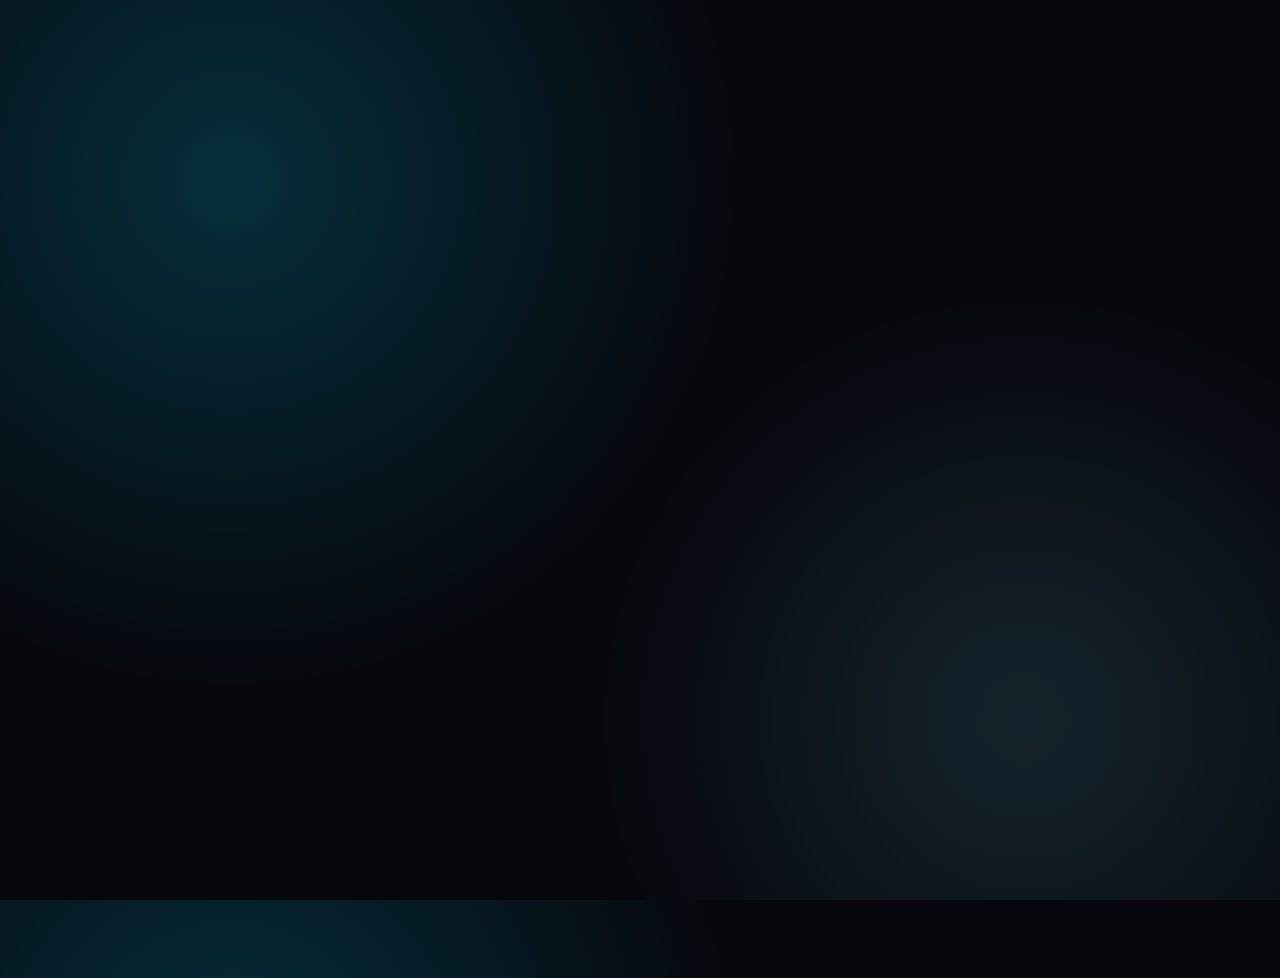
<file: index.html>
<!doctype html>
<html lang="en">
  <head>
    <meta charset="UTF-8" />
    <meta name="viewport" content="width=device-width, initial-scale=1.0, viewport-fit=cover" />
    <title>Selim Yenisey</title>
    <meta
      name="description"
      content="Personal portfolio of Selim Yenisey focused on portfolio management research community leadership content production and early stage investing."
    />
    <link rel="preconnect" href="https://fonts.googleapis.com" />
    <link rel="preconnect" href="https://fonts.gstatic.com" crossorigin />
    <link
      href="https://fonts.googleapis.com/css2?family=Anton&family=IBM+Plex+Sans:wght@400;500;600;700&display=swap"
      rel="stylesheet"
    />
    <link rel="icon" type="image/svg+xml" href="./assets/favicon.svg" />
    <link rel="stylesheet" href="./styles.css" />
  </head>
  <body>
    <div class="loader" id="loader">
      <div class="loader-vignette"></div>
      <div class="loader-beam"></div>
      <div class="loader-core">
        <p class="loader-title" data-text="SELIM YENISEY">SELIM YENISEY</p>
      </div>
    </div>

    <div class="progress"><span id="progress-bar"></span></div>
    <canvas id="particles"></canvas>
    <div class="spotlight" id="spotlight"></div>

    <div class="noise"></div>
    <div class="bg-glow glow-a"></div>
    <div class="bg-glow glow-b"></div>

    <header class="topbar reveal">
      <p class="brand">Selim Yenisey</p>
      <nav>
        <a class="active" href="./index.html">Home</a>
        <a href="./about.html">About</a>
        <a href="./projects.html">Experience</a>
        <a href="./social.html">Social</a>
      </nav>
      <a class="cta magnetic" href="./social.html">Let’s Connect</a>
    </header>

    <main>
      <section class="hero reveal">
        <p class="kicker">Portfolio Manager / Early Investor / Researcher</p>

        <h1 id="hero-title" aria-label="SELIM YENISEY">
          <span class="split-line">SELIM</span>
          <span class="split-line accent">YENISEY</span>
        </h1>

        <p class="intro">
          I have been building and doing business for years. I combine research discipline
          community experience and psychology based decision making to create long term value.
          My focus is simple: connect strategy content and people in one clear direction.
        </p>

        <div class="hero-actions">
          <a class="btn magnetic" href="./projects.html">View Experience</a>
          <a class="btn btn-ghost magnetic" href="./about.html">About Me</a>
        </div>
      </section>

      <section class="ticker" aria-hidden="true">
        <div class="ticker-track">
          <div class="ticker-group">
            <span>RESEARCHER</span>
            <span>EARLY SEED INVESTOR</span>
            <span>YOUTUBE EDITOR</span>
            <span>LONG TERM FOCUS</span>
            <span>HODLER</span>
            <span>TEAM PLAYER</span>
            <span>PSYCHOLOGY MANAGEMENT</span>
          </div>
          <div class="ticker-group" aria-hidden="true">
            <span>RESEARCHER</span>
            <span>EARLY SEED INVESTOR</span>
            <span>YOUTUBE EDITOR</span>
            <span>LONG TERM FOCUS</span>
            <span>HODLER</span>
            <span>TEAM PLAYER</span>
            <span>PSYCHOLOGY MANAGEMENT</span>
          </div>
        </div>
      </section>
    </main>

    <footer class="reveal">
      <small>© 2026 Selim Yenisey</small>
    </footer>

    <script src="./script.js"></script>
  </body>
</html>
</file>
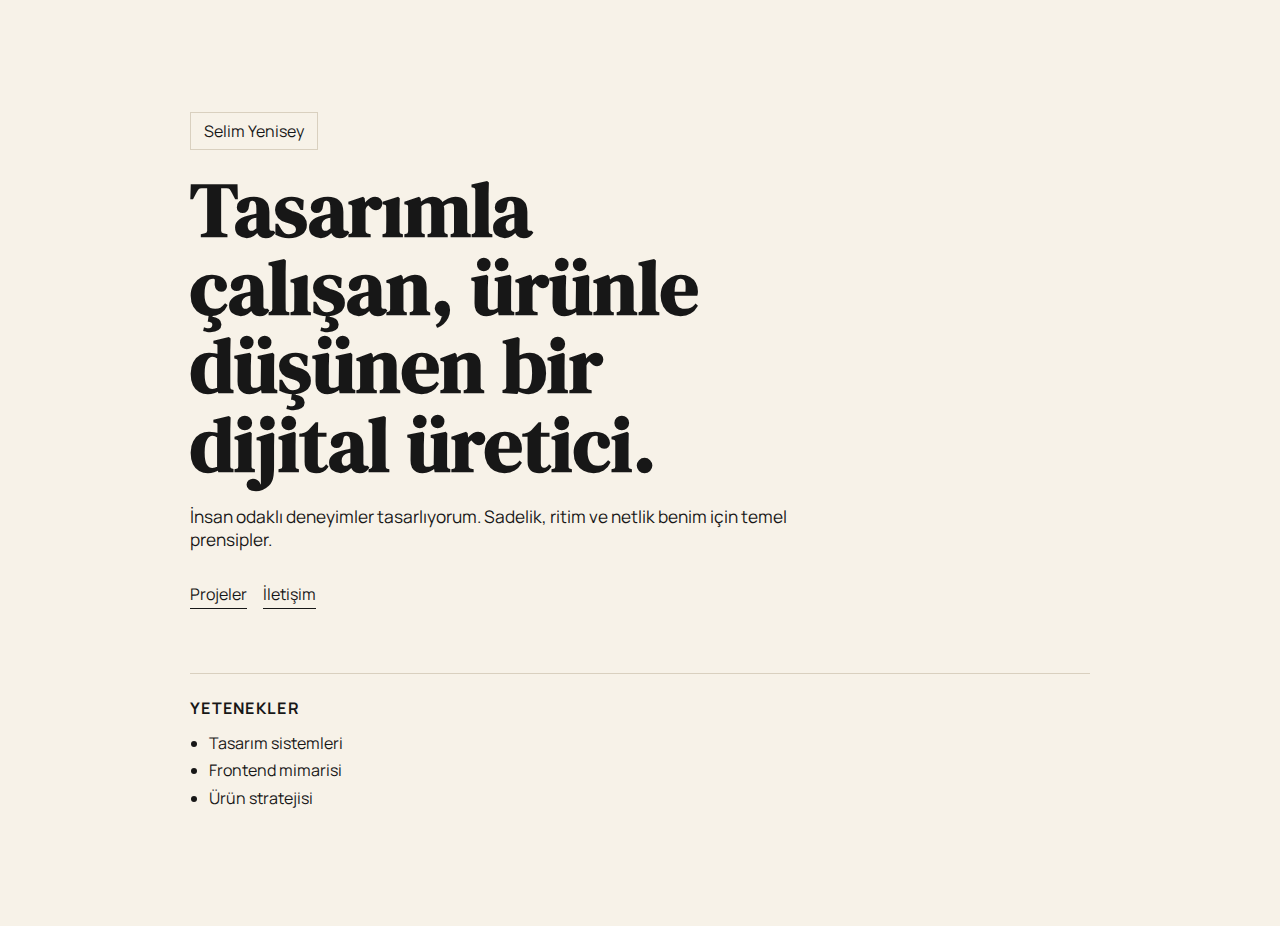
<file: examples/v1-editorial/index.html>
<!doctype html>
<html lang="tr">
  <head>
    <meta charset="UTF-8" />
    <meta name="viewport" content="width=device-width, initial-scale=1.0" />
    <title>Selim Yenisey - Editorial</title>
    <link rel="preconnect" href="https://fonts.googleapis.com" />
    <link rel="preconnect" href="https://fonts.gstatic.com" crossorigin />
    <link href="https://fonts.googleapis.com/css2?family=DM+Serif+Display:ital@0;1&family=Manrope:wght@400;500;700&display=swap" rel="stylesheet" />
    <link rel="stylesheet" href="./styles.css" />
  </head>
  <body>
    <main class="wrap">
      <p class="tag">Selim Yenisey</p>
      <h1>Tasarımla çalışan, ürünle düşünen bir dijital üretici.</h1>
      <p class="lead">İnsan odaklı deneyimler tasarlıyorum. Sadelik, ritim ve netlik benim için temel prensipler.</p>
      <div class="actions">
        <a href="#">Projeler</a>
        <a href="#">İletişim</a>
      </div>
      <section>
        <h2>Yetenekler</h2>
        <ul>
          <li>Tasarım sistemleri</li>
          <li>Frontend mimarisi</li>
          <li>Ürün stratejisi</li>
        </ul>
      </section>
    </main>
  </body>
</html>
</file>
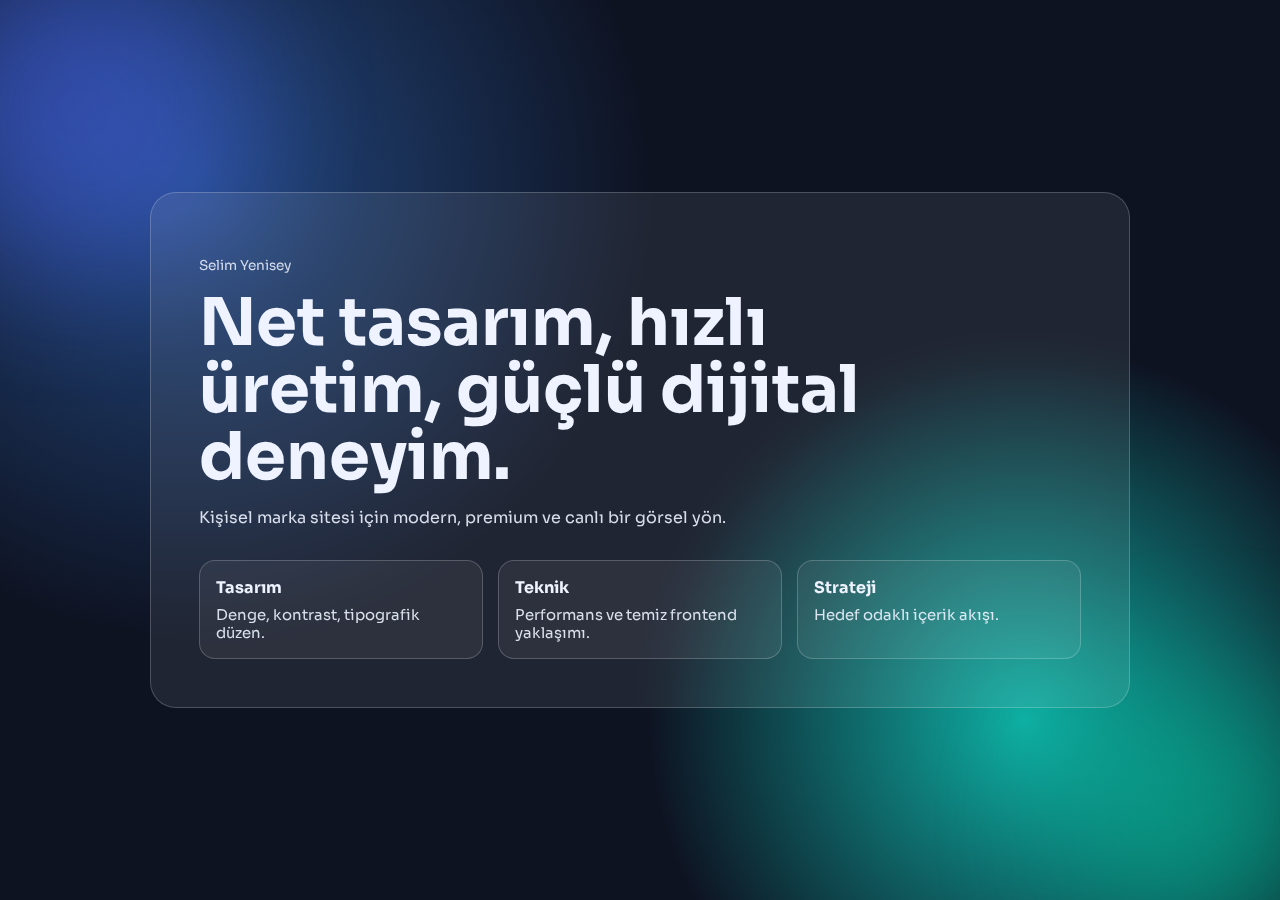
<file: examples/v2-glass/index.html>
<!doctype html>
<html lang="tr">
  <head>
    <meta charset="UTF-8" />
    <meta name="viewport" content="width=device-width, initial-scale=1.0" />
    <title>Selim Yenisey - Glass</title>
    <link rel="preconnect" href="https://fonts.googleapis.com" />
    <link rel="preconnect" href="https://fonts.gstatic.com" crossorigin />
    <link href="https://fonts.googleapis.com/css2?family=Sora:wght@400;600;800&display=swap" rel="stylesheet" />
    <link rel="stylesheet" href="./styles.css" />
  </head>
  <body>
    <div class="blob one"></div>
    <div class="blob two"></div>
    <main class="panel">
      <p class="tag">Selim Yenisey</p>
      <h1>Net tasarım, hızlı üretim, güçlü dijital deneyim.</h1>
      <p>Kişisel marka sitesi için modern, premium ve canlı bir görsel yön.</p>
      <div class="grid">
        <article><h2>Tasarım</h2><p>Denge, kontrast, tipografik düzen.</p></article>
        <article><h2>Teknik</h2><p>Performans ve temiz frontend yaklaşımı.</p></article>
        <article><h2>Strateji</h2><p>Hedef odaklı içerik akışı.</p></article>
      </div>
    </main>
  </body>
</html>
</file>
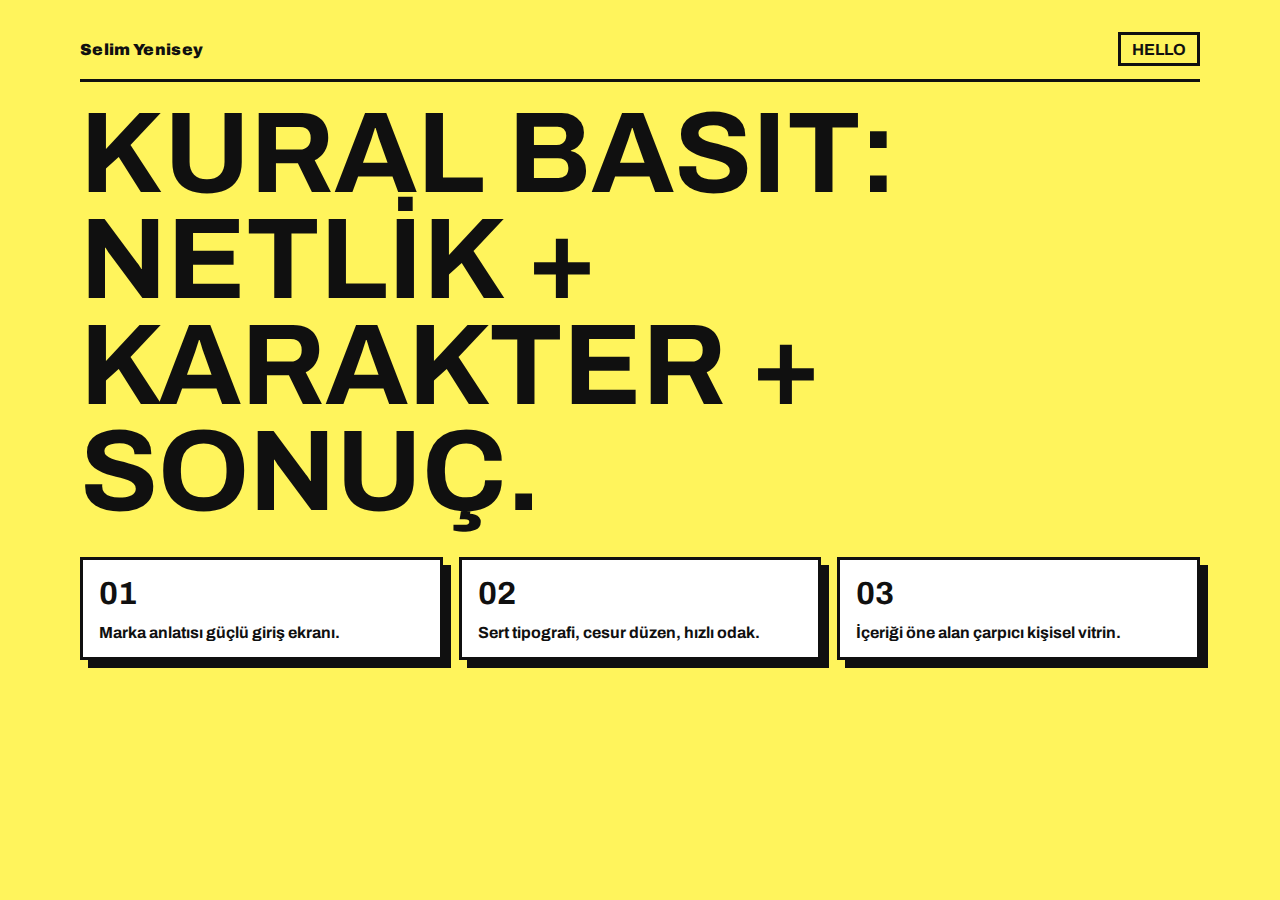
<file: examples/v3-brutalist/index.html>
<!doctype html>
<html lang="tr">
  <head>
    <meta charset="UTF-8" />
    <meta name="viewport" content="width=device-width, initial-scale=1.0" />
    <title>Selim Yenisey - Brutalist</title>
    <link rel="preconnect" href="https://fonts.googleapis.com" />
    <link rel="preconnect" href="https://fonts.gstatic.com" crossorigin />
    <link href="https://fonts.googleapis.com/css2?family=Archivo:wght@400;700;900&display=swap" rel="stylesheet" />
    <link rel="stylesheet" href="./styles.css" />
  </head>
  <body>
    <main>
      <header>
        <p>Selim Yenisey</p>
        <a href="#">HELLO</a>
      </header>
      <h1>KURAL BASIT: NETLİK + KARAKTER + SONUÇ.</h1>
      <section class="blocks">
        <article>
          <h2>01</h2>
          <p>Marka anlatısı güçlü giriş ekranı.</p>
        </article>
        <article>
          <h2>02</h2>
          <p>Sert tipografi, cesur düzen, hızlı odak.</p>
        </article>
        <article>
          <h2>03</h2>
          <p>İçeriği öne alan çarpıcı kişisel vitrin.</p>
        </article>
      </section>
    </main>
  </body>
</html>
</file>
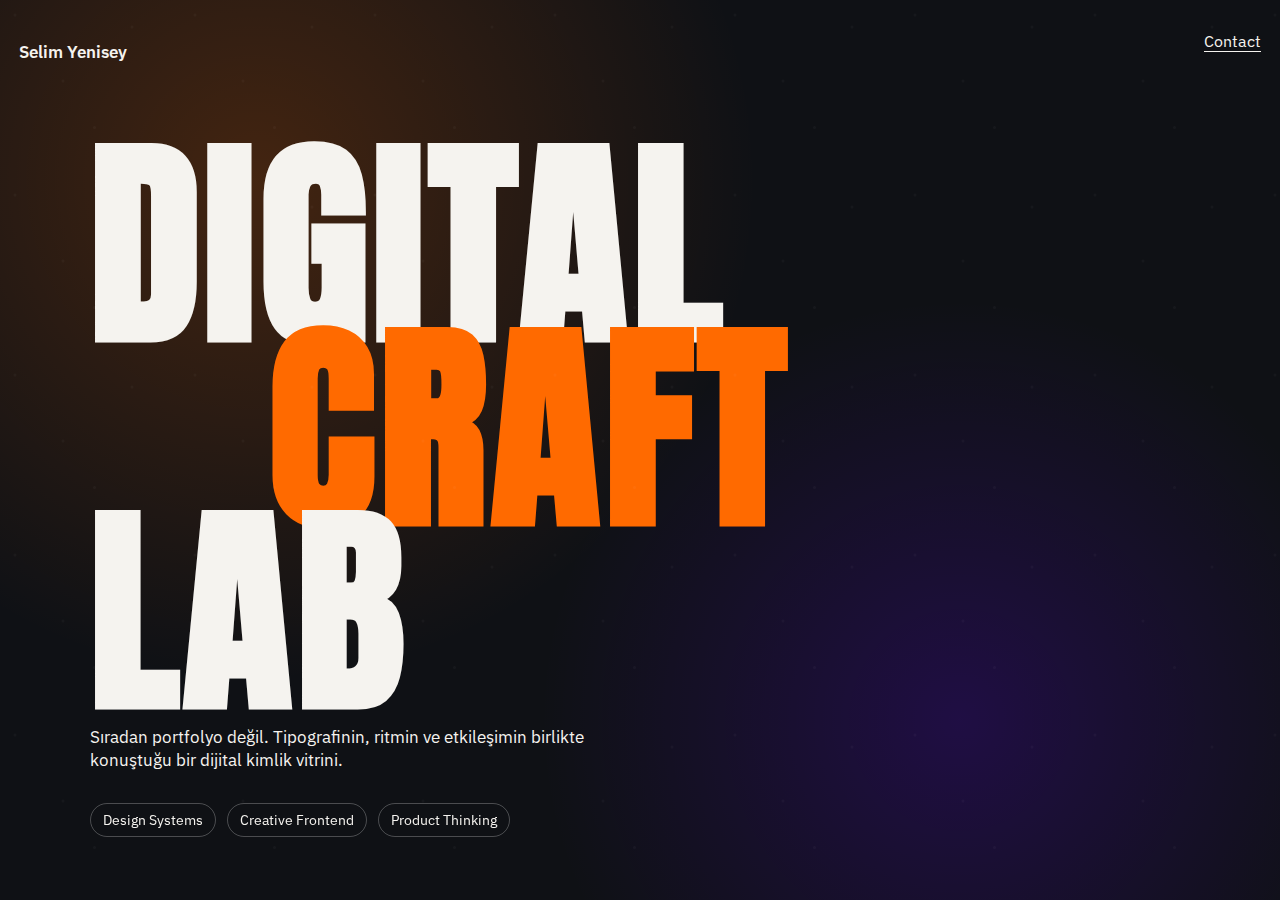
<file: examples/v4-kinetic/index.html>
<!doctype html>
<html lang="tr">
  <head>
    <meta charset="UTF-8" />
    <meta name="viewport" content="width=device-width, initial-scale=1.0" />
    <title>Selim Yenisey - Kinetic</title>
    <link rel="preconnect" href="https://fonts.googleapis.com" />
    <link rel="preconnect" href="https://fonts.gstatic.com" crossorigin />
    <link href="https://fonts.googleapis.com/css2?family=Anton&family=IBM+Plex+Sans:wght@400;600&display=swap" rel="stylesheet" />
    <link rel="stylesheet" href="./styles.css" />
  </head>
  <body>
    <div class="noise"></div>
    <header>
      <p>Selim Yenisey</p>
      <a href="#">Contact</a>
    </header>
    <main>
      <h1>
        DIGITAL
        <span>CRAFT</span>
        LAB
      </h1>
      <p>
        Sıradan portfolyo değil. Tipografinin, ritmin ve etkileşimin birlikte konuştuğu bir dijital kimlik vitrini.
      </p>
      <div class="chips">
        <span>Design Systems</span>
        <span>Creative Frontend</span>
        <span>Product Thinking</span>
      </div>
    </main>
    <script src="./script.js"></script>
  </body>
</html>
</file>
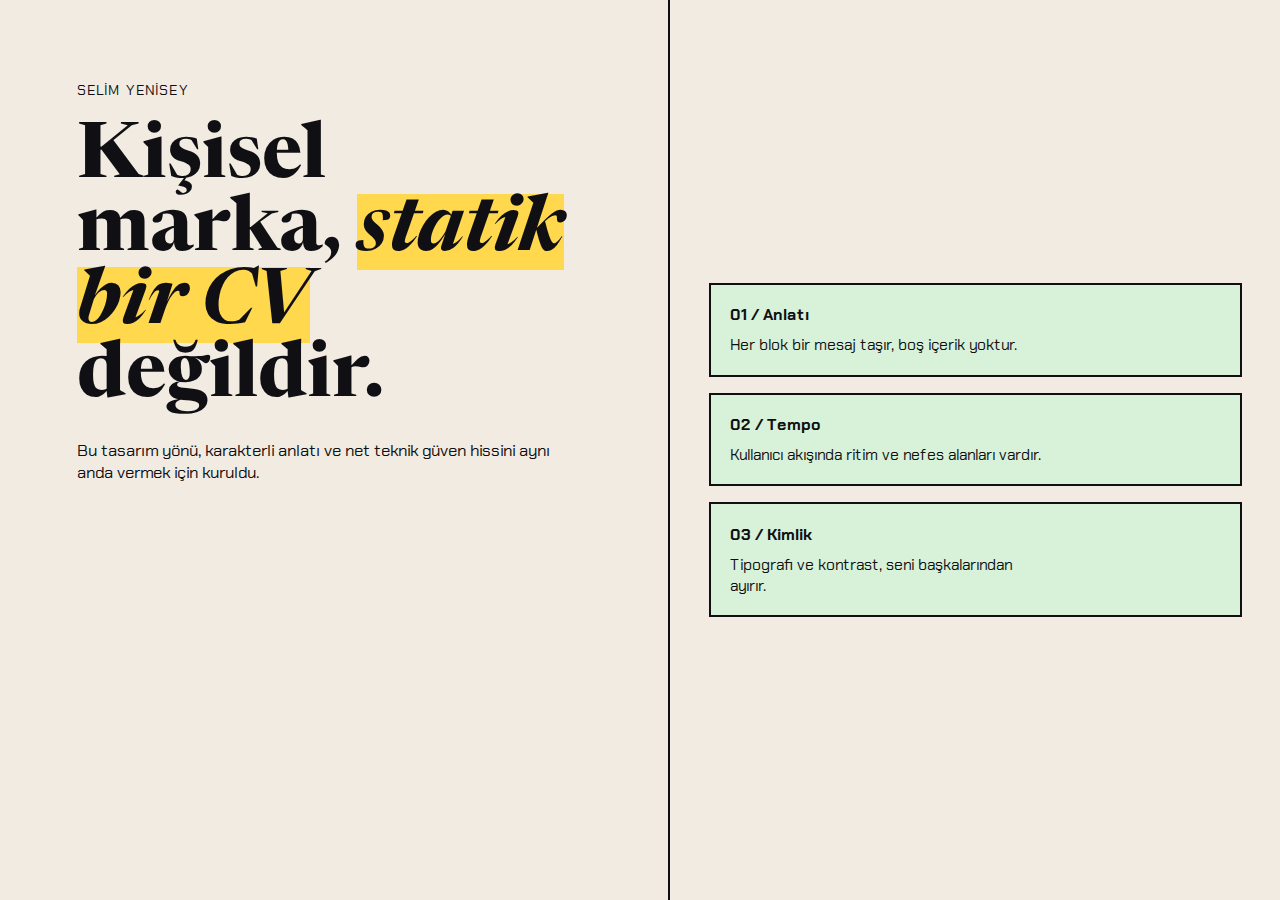
<file: examples/v5-split-manifest/index.html>
<!doctype html>
<html lang="tr">
  <head>
    <meta charset="UTF-8" />
    <meta name="viewport" content="width=device-width, initial-scale=1.0" />
    <title>Selim Yenisey - Split Manifest</title>
    <link rel="preconnect" href="https://fonts.googleapis.com" />
    <link rel="preconnect" href="https://fonts.gstatic.com" crossorigin />
    <link href="https://fonts.googleapis.com/css2?family=Chakra+Petch:wght@500;700&family=Newsreader:opsz,wght@6..72,400;6..72,700&display=swap" rel="stylesheet" />
    <link rel="stylesheet" href="./styles.css" />
  </head>
  <body>
    <main>
      <section class="left">
        <p class="meta">Selim Yenisey</p>
        <h1>
          Kişisel marka,
          <em>statik bir CV</em>
          değildir.
        </h1>
        <p class="desc">Bu tasarım yönü, karakterli anlatı ve net teknik güven hissini aynı anda vermek için kuruldu.</p>
      </section>
      <section class="right">
        <article>
          <h2>01 / Anlatı</h2>
          <p>Her blok bir mesaj taşır, boş içerik yoktur.</p>
        </article>
        <article>
          <h2>02 / Tempo</h2>
          <p>Kullanıcı akışında ritim ve nefes alanları vardır.</p>
        </article>
        <article>
          <h2>03 / Kimlik</h2>
          <p>Tipografi ve kontrast, seni başkalarından ayırır.</p>
        </article>
      </section>
    </main>
  </body>
</html>
</file>
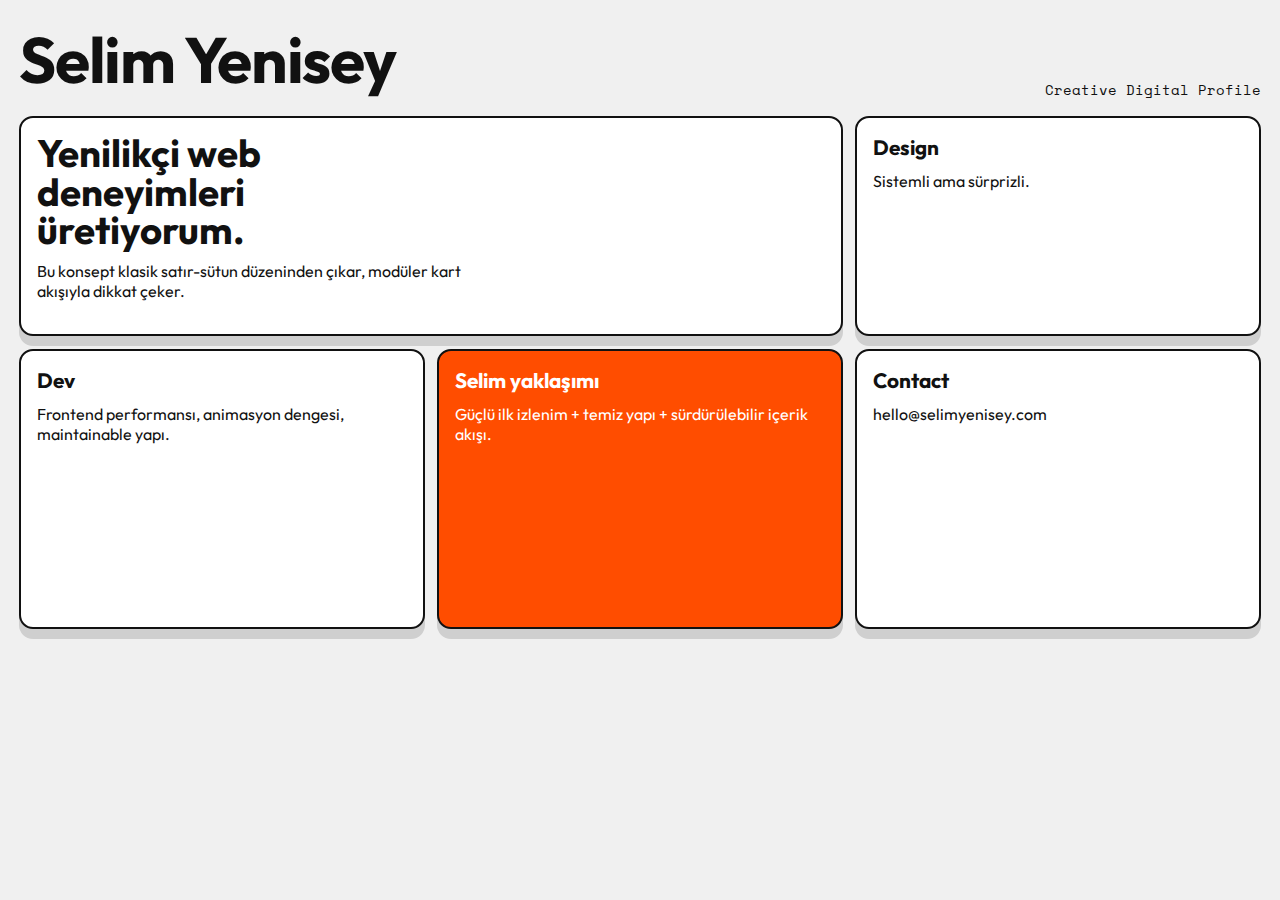
<file: examples/v6-experimental-cards/index.html>
<!doctype html>
<html lang="tr">
  <head>
    <meta charset="UTF-8" />
    <meta name="viewport" content="width=device-width, initial-scale=1.0" />
    <title>Selim Yenisey - Experimental Cards</title>
    <link rel="preconnect" href="https://fonts.googleapis.com" />
    <link rel="preconnect" href="https://fonts.gstatic.com" crossorigin />
    <link href="https://fonts.googleapis.com/css2?family=Outfit:wght@400;600;800&family=Space+Mono:wght@400;700&display=swap" rel="stylesheet" />
    <link rel="stylesheet" href="./styles.css" />
  </head>
  <body>
    <header>
      <h1>Selim Yenisey</h1>
      <p>Creative Digital Profile</p>
    </header>
    <main class="masonry">
      <article class="card wide">
        <h2>Yenilikçi web deneyimleri üretiyorum.</h2>
        <p>Bu konsept klasik satır-sütun düzeninden çıkar, modüler kart akışıyla dikkat çeker.</p>
      </article>
      <article class="card">
        <h3>Design</h3>
        <p>Sistemli ama sürprizli.</p>
      </article>
      <article class="card tall">
        <h3>Dev</h3>
        <p>Frontend performansı, animasyon dengesi, maintainable yapı.</p>
      </article>
      <article class="card accent">
        <h3>Selim yaklaşımı</h3>
        <p>Güçlü ilk izlenim + temiz yapı + sürdürülebilir içerik akışı.</p>
      </article>
      <article class="card">
        <h3>Contact</h3>
        <p>hello@selimyenisey.com</p>
      </article>
    </main>
  </body>
</html>
</file>
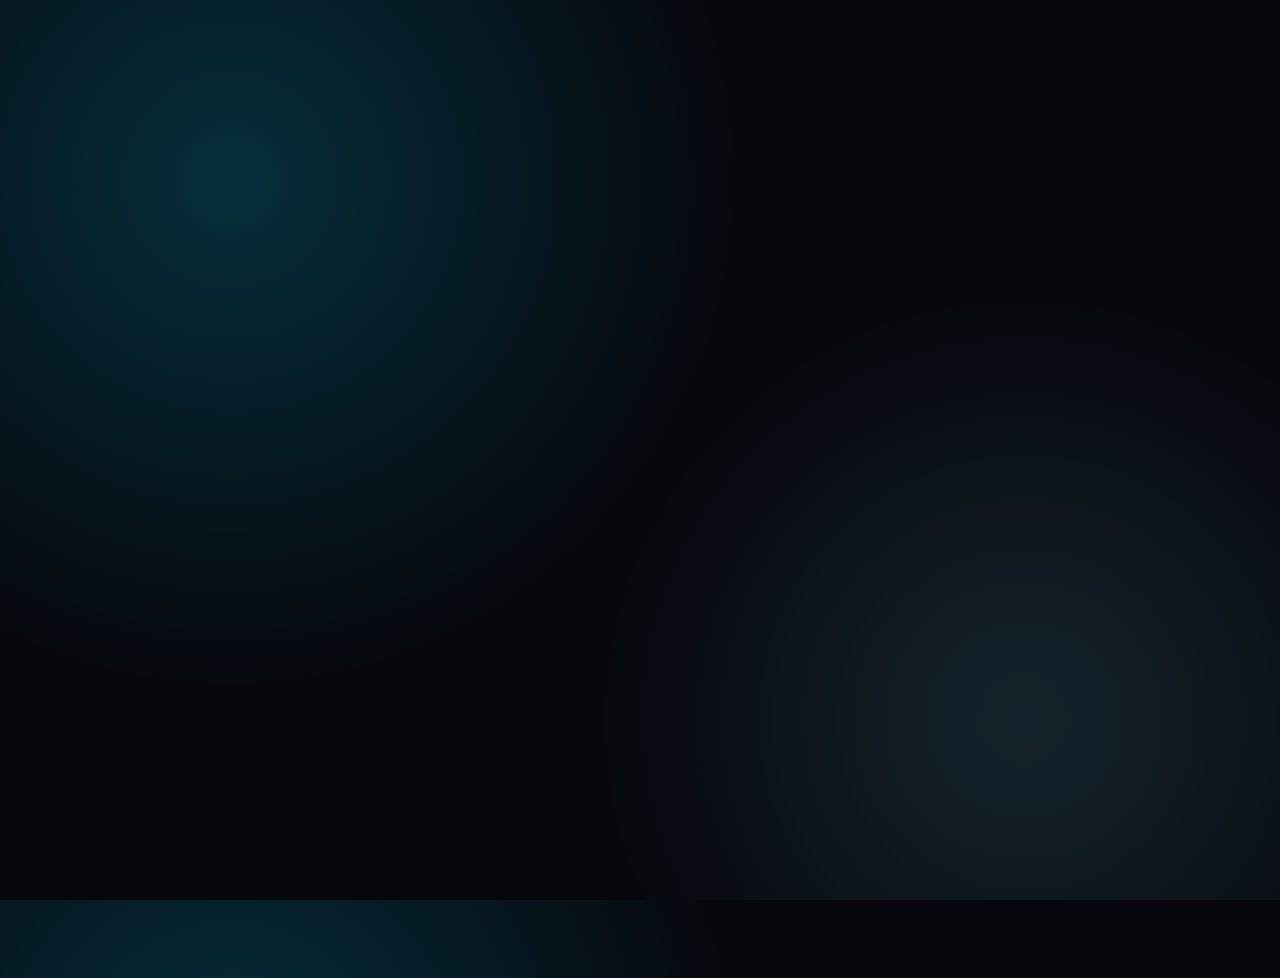
<file: about.html>
<!doctype html>
<html lang="en">
  <head>
    <meta charset="UTF-8" />
    <meta name="viewport" content="width=device-width, initial-scale=1.0, viewport-fit=cover" />
    <title>About | Selim Yenisey</title>
    <link rel="preconnect" href="https://fonts.googleapis.com" />
    <link rel="preconnect" href="https://fonts.gstatic.com" crossorigin />
    <link
      href="https://fonts.googleapis.com/css2?family=Anton&family=IBM+Plex+Sans:wght@400;500;600;700&display=swap"
      rel="stylesheet"
    />
    <link rel="icon" type="image/svg+xml" href="./assets/favicon.svg" />
    <link rel="stylesheet" href="./styles.css" />
  </head>
  <body>
    <div class="progress"><span id="progress-bar"></span></div>
    <canvas id="particles"></canvas>
    <div class="spotlight" id="spotlight"></div>
    <div class="noise"></div>
    <div class="bg-glow glow-a"></div>
    <div class="bg-glow glow-b"></div>

    <header class="topbar reveal show">
      <p class="brand">Selim Yenisey</p>
      <nav>
        <a href="./index.html">Home</a>
        <a class="active" href="./about.html">About</a>
        <a href="./projects.html">Experience</a>
        <a href="./social.html">Social</a>
      </nav>
      <a class="cta magnetic" href="./social.html">Let’s Connect</a>
    </header>

    <main>
      <section class="content-flow reveal show">
        <article class="content-block reveal-item show">
          <h2>About</h2>
          <p>
            I am 24 years old and based in Istanbul. Since age 17 I have been active in business
            while also working in psychological consulting. I value calm decision making long term
            thinking and trust based teamwork. In Web3 I focus on research early stage investing
            and community operations that lead to sustainable outcomes.
          </p>
          <div class="fact-row">
            <span class="fact-pill"><strong>AGE</strong> 24</span>
            <span class="fact-pill"><strong>LOCATION</strong> Istanbul</span>
          </div>
        </article>
      </section>
    </main>

    <footer class="reveal show">
      <small>© 2026 Selim Yenisey</small>
    </footer>

    <script src="./script.js"></script>
  </body>
</html>
</file>
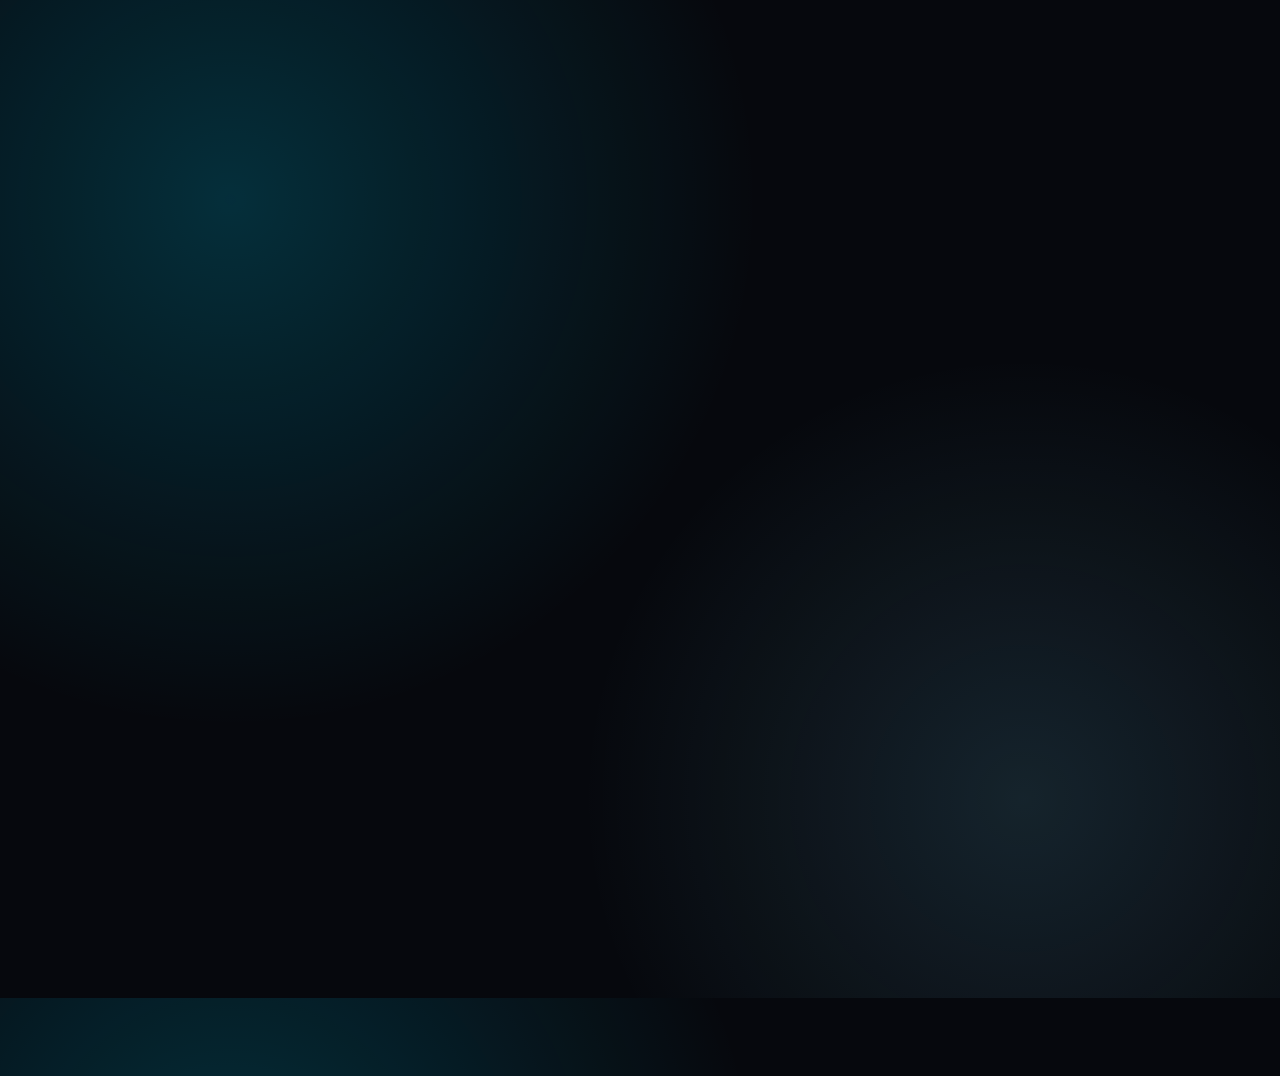
<file: projects.html>
<!doctype html>
<html lang="en">
  <head>
    <meta charset="UTF-8" />
    <meta name="viewport" content="width=device-width, initial-scale=1.0, viewport-fit=cover" />
    <title>Experience | Selim Yenisey</title>
    <link rel="preconnect" href="https://fonts.googleapis.com" />
    <link rel="preconnect" href="https://fonts.gstatic.com" crossorigin />
    <link
      href="https://fonts.googleapis.com/css2?family=Anton&family=IBM+Plex+Sans:wght@400;500;600;700&display=swap"
      rel="stylesheet"
    />
    <link rel="icon" type="image/svg+xml" href="./assets/favicon.svg" />
    <link rel="stylesheet" href="./styles.css" />
  </head>
  <body>
    <div class="progress"><span id="progress-bar"></span></div>
    <canvas id="particles"></canvas>
    <div class="spotlight" id="spotlight"></div>
    <div class="noise"></div>
    <div class="bg-glow glow-a"></div>
    <div class="bg-glow glow-b"></div>

    <header class="topbar reveal show">
      <p class="brand">Selim Yenisey</p>
      <nav>
        <a href="./index.html">Home</a>
        <a href="./about.html">About</a>
        <a class="active" href="./projects.html">Experience</a>
        <a href="./social.html">Social</a>
      </nav>
      <a class="cta magnetic" href="./social.html">Let’s Connect</a>
    </header>

    <main>
      <section class="experience reveal show">
        <h2>Experience</h2>
        <div class="experience-list">
          <article class="exp-row reveal-item show">
            <div class="exp-content">
              <p class="exp-meta">2025-2026 · Community</p>
              <h3>Monad Community Relations</h3>
              <p>Actively supported community relations and ecosystem communication for Monad.</p>
            </div>
          </article>

          <article class="exp-row reveal-item show">
            <div class="exp-content">
              <p class="exp-meta">2024 to 2025 · Ambassador</p>
              <h3>Aptos Ambassador</h3>
              <p>Contributed to community representation communication and growth across Aptos channels.</p>
            </div>
          </article>

          <article class="exp-row reveal-item show">
            <div class="exp-content">
              <p class="exp-meta">2023 to 2024 · Content</p>
              <h3>YouTube Editor</h3>
              <p>Produced and edited long form videos using AI prompt workflows for high scale channels.</p>
            </div>
          </article>

          <article class="exp-row reveal-item show">
            <div class="exp-content">
              <p class="exp-meta">2021 to Present · Research</p>
              <h3>Researcher and Early Seed Investor</h3>
              <p>Focused on market research early opportunity analysis and long term position management.</p>
            </div>
          </article>

          <article class="exp-row reveal-item show">
            <div class="exp-content">
              <p class="exp-meta">2020 to 2022 · Creative Ops</p>
              <h3>Kazım Bilge Photography</h3>
              <p>Worked in photo editing and sales operations with hands on day to day execution.</p>
            </div>
          </article>

          <article class="exp-row reveal-item show">
            <div class="exp-content">
              <p class="exp-meta">2018 to 2019 · Social Media</p>
              <h3>Social Media Editor 4M+</h3>
              <p>Edited high reach content for YouTube and Instagram accounts with millions of followers.</p>
            </div>
          </article>
        </div>
      </section>
    </main>

    <footer class="reveal show">
      <small>© 2026 Selim Yenisey</small>
    </footer>

    <script src="./script.js"></script>
  </body>
</html>
</file>
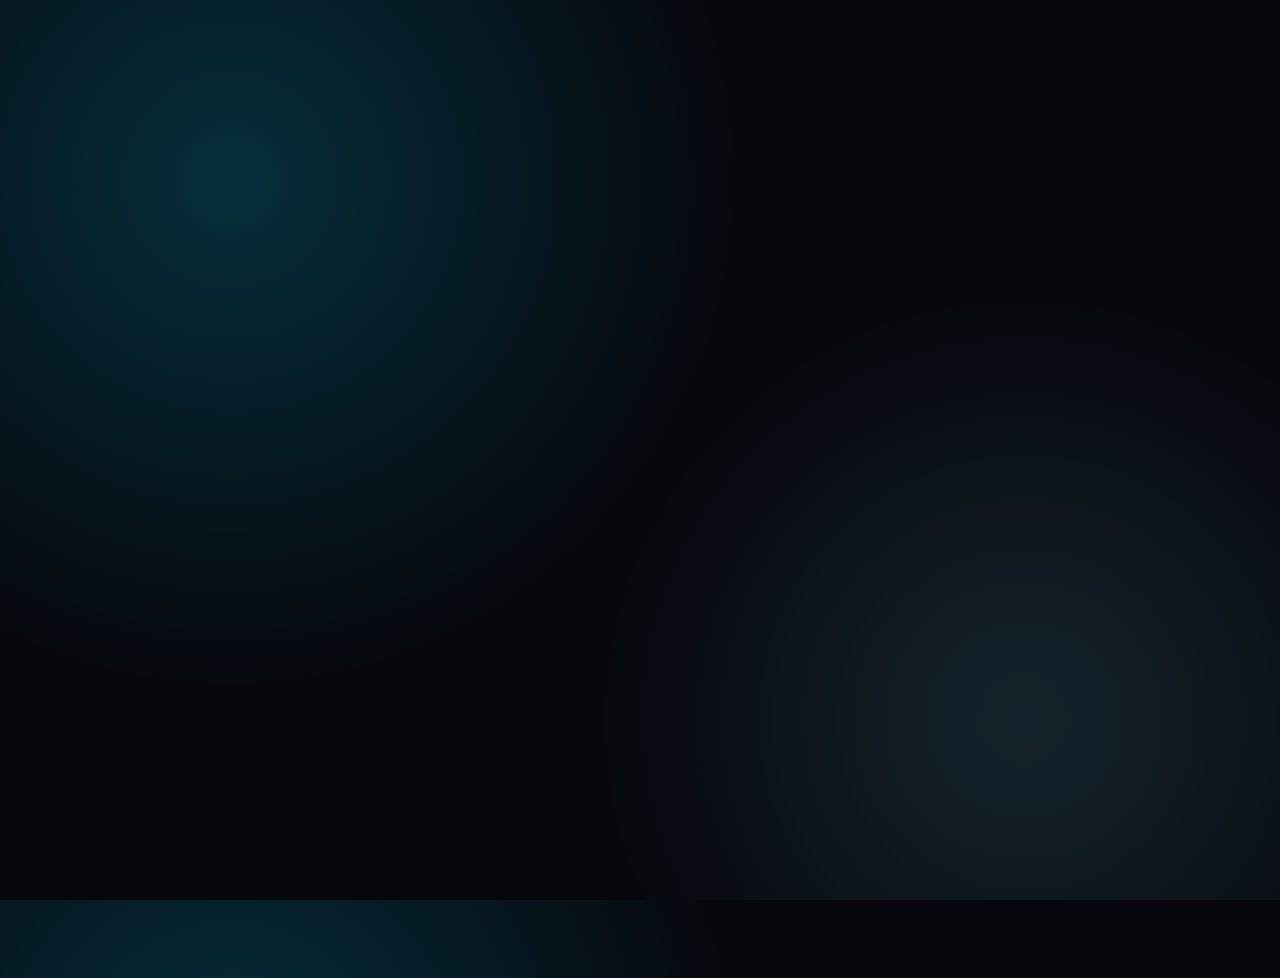
<file: social.html>
<!doctype html>
<html lang="en">
  <head>
    <meta charset="UTF-8" />
    <meta name="viewport" content="width=device-width, initial-scale=1.0, viewport-fit=cover" />
    <title>Social | Selim Yenisey</title>
    <link rel="preconnect" href="https://fonts.googleapis.com" />
    <link rel="preconnect" href="https://fonts.gstatic.com" crossorigin />
    <link
      href="https://fonts.googleapis.com/css2?family=Anton&family=IBM+Plex+Sans:wght@400;500;600;700&display=swap"
      rel="stylesheet"
    />
    <link rel="icon" type="image/svg+xml" href="./assets/favicon.svg" />
    <link rel="stylesheet" href="./styles.css" />
  </head>
  <body>
    <div class="progress"><span id="progress-bar"></span></div>
    <canvas id="particles"></canvas>
    <div class="spotlight" id="spotlight"></div>
    <div class="noise"></div>
    <div class="bg-glow glow-a"></div>
    <div class="bg-glow glow-b"></div>

    <header class="topbar reveal show">
      <p class="brand">Selim Yenisey</p>
      <nav>
        <a href="./index.html">Home</a>
        <a href="./about.html">About</a>
        <a href="./projects.html">Experience</a>
        <a class="active" href="./social.html">Social</a>
      </nav>
      <a class="cta magnetic" href="./social.html">Let’s Connect</a>
    </header>

    <main>
      <section class="content-flow reveal show">
        <article class="content-block reveal-item show">
          <h2>Social</h2>
          <p>Email is currently private. You can reach me through these channels.</p>
          <div class="link-stack">
            <a class="social-line magnetic" href="https://x.com/milesmorgan_" target="_blank" rel="noreferrer">X</a>
            <a class="social-line magnetic" href="https://www.linkedin.com/in/selim-yenisey-b19372220/" target="_blank" rel="noreferrer">LinkedIn</a>
            <a class="social-line magnetic" href="https://github.com/proof0S" target="_blank" rel="noreferrer">GitHub</a>
          </div>
        </article>
      </section>
    </main>

    <footer class="reveal show">
      <small>© 2026 Selim Yenisey</small>
    </footer>

    <script src="./script.js"></script>
  </body>
</html>
</file>
<file: styles.css>
:root {
  --bg: #06080d;
  --ink: #eaf1ff;
  --muted: rgba(234, 241, 255, 0.72);
  --accent: #00d4ff;
  --accent-2: #7ddcff;
  --line: rgba(234, 241, 255, 0.16);
  --card: rgba(255, 255, 255, 0.07);
}

* {
  margin: 0;
  box-sizing: border-box;
}

html {
  scroll-behavior: smooth;
}

body {
  font-family: "IBM Plex Sans", sans-serif;
  color: var(--ink);
  min-height: 100vh;
  background:
    radial-gradient(circle at var(--x, 18%) var(--y, 20%), rgba(0, 212, 255, 0.19), transparent 40%),
    radial-gradient(circle at 80% 80%, rgba(125, 220, 255, 0.13), transparent 34%),
    var(--bg);
  padding: 1.2rem;
  transition: background 0.15s linear;
  overflow-x: hidden;
  opacity: 0;
  transform: translateY(8px);
  filter: blur(4px);
}

body::after {
  content: "";
  position: fixed;
  inset: 0;
  pointer-events: none;
  z-index: 149;
  opacity: 0;
  background:
    radial-gradient(circle at 30% 20%, rgba(0, 212, 255, 0.2), transparent 45%),
    radial-gradient(circle at 80% 85%, rgba(125, 220, 255, 0.14), transparent 40%),
    rgba(5, 7, 12, 0.45);
  transition: opacity 0.42s ease;
}

body.page-entered {
  opacity: 1;
  transform: translateY(0);
  filter: blur(0);
  transition: opacity 0.48s ease, transform 0.48s ease, filter 0.48s ease;
}

body.page-leaving {
  opacity: 0;
  transform: translateY(-10px);
  filter: blur(4px);
  transition: opacity 0.4s ease, transform 0.4s ease, filter 0.4s ease;
}

body.page-leaving::after {
  opacity: 1;
}

.progress {
  position: fixed;
  top: 0;
  left: 0;
  width: 100%;
  height: 3px;
  z-index: 140;
  background: rgba(255, 255, 255, 0.08);
}

.progress span {
  display: block;
  height: 100%;
  width: 0;
  background: linear-gradient(90deg, var(--accent), var(--accent-2));
  box-shadow: 0 0 18px rgba(0, 212, 255, 0.68);
}

#particles {
  position: fixed;
  inset: 0;
  z-index: -2;
  pointer-events: none;
}

.spotlight {
  position: fixed;
  inset: 0;
  pointer-events: none;
  z-index: -1;
  background: radial-gradient(380px circle at var(--mx, 50%) var(--my, 50%), rgba(255, 255, 255, 0.14), transparent 65%);
  mix-blend-mode: soft-light;
}

.loader {
  position: fixed;
  inset: 0;
  z-index: 150;
  display: grid;
  place-content: center;
  background: #05070c;
  transition: opacity 0.45s ease, visibility 0.45s ease;
  overflow: hidden;
}

.loader-core {
  position: relative;
  z-index: 2;
  text-align: center;
}

.loader-title {
  position: relative;
  font-family: Anton, sans-serif;
  letter-spacing: 0.08em;
  font-size: clamp(2rem, 9vw, 7rem);
  line-height: 0.9;
  text-shadow: 0 0 34px rgba(0, 212, 255, 0.3);
}

.loader-title::before,
.loader-title::after {
  content: none;
}

.loader-title::before {
  animation: none;
}

.loader-title::after {
  animation: none;
}

.loader-sub {
  margin-top: 0.35rem;
  font-size: 0.85rem;
  letter-spacing: 0.22em;
  color: rgba(192, 224, 255, 0.88);
  text-transform: uppercase;
}

.loader span {
  display: inline-block;
  margin-top: 0.5rem;
  font-size: 0.85rem;
  text-align: center;
  color: var(--muted);
}

.loader-vignette {
  position: absolute;
  inset: 0;
  background: radial-gradient(circle at center, transparent 24%, rgba(0, 0, 0, 0.72) 78%);
}

.loader-beam {
  position: absolute;
  inset: -30% -10%;
  background: linear-gradient(
    120deg,
    transparent 32%,
    rgba(0, 212, 255, 0.18) 46%,
    rgba(234, 241, 255, 0.36) 50%,
    rgba(0, 212, 255, 0.18) 54%,
    transparent 68%
  );
  transform: translate3d(-20%, 0, 0);
  opacity: 0.42;
  will-change: transform, opacity;
  animation: beamSweep 6s ease-in-out infinite;
}

.loader.phase-1 .loader-core {
  animation: loaderPulse 0.7s ease;
}

.loader.blast .loader-core {
  animation: loaderBlast 0.45s cubic-bezier(.16,.84,.29,1) forwards;
}

.loader.done {
  opacity: 0;
  visibility: hidden;
}

@keyframes loaderPulse {
  0% {
    transform: scale(0.94);
    opacity: 0.2;
  }
  100% {
    transform: scale(1);
    opacity: 1;
  }
}

@keyframes loaderBlast {
  0% {
    transform: scale(1);
    filter: blur(0);
    opacity: 1;
  }
  100% {
    transform: scale(1.08);
    filter: blur(3px);
    opacity: 0;
  }
}

@keyframes beamSweep {
  from {
    transform: translate3d(-20%, 0, 0);
  }
  to {
    transform: translate3d(20%, 0, 0);
  }
}

.noise {
  position: fixed;
  inset: 0;
  background-image: url("data:image/svg+xml,%3Csvg xmlns='http://www.w3.org/2000/svg' width='180' height='180' viewBox='0 0 120 120'%3E%3Cg fill='%23ffffff' fill-opacity='.03'%3E%3Ccircle cx='10' cy='10' r='1'/%3E%3Ccircle cx='42' cy='54' r='1'/%3E%3Ccircle cx='88' cy='18' r='1'/%3E%3Ccircle cx='63' cy='85' r='1'/%3E%3C/g%3E%3C/svg%3E");
  pointer-events: none;
  z-index: -1;
}

.bg-glow {
  position: fixed;
  border-radius: 50%;
  filter: blur(70px);
  pointer-events: none;
  z-index: -1;
}

.glow-a {
  width: 280px;
  height: 280px;
  background: rgba(0, 212, 255, 0.2);
  top: -80px;
  right: -40px;
  animation: floatA 7s ease-in-out infinite;
}

.glow-b {
  width: 320px;
  height: 320px;
  background: rgba(125, 220, 255, 0.17);
  left: -60px;
  bottom: -70px;
  animation: floatB 9s ease-in-out infinite;
}

@keyframes floatA {
  0%,
  100% {
    transform: translate(0, 0);
  }
  50% {
    transform: translate(-20px, 12px);
  }
}

@keyframes floatB {
  0%,
  100% {
    transform: translate(0, 0);
  }
  50% {
    transform: translate(18px, -12px);
  }
}

.topbar,
main,
footer {
  width: min(1120px, 95vw);
  margin: 0 auto;
}

.glass {
  border: 1px solid var(--line);
  background: var(--card);
  backdrop-filter: blur(14px);
}

.topbar {
  display: grid;
  grid-template-columns: auto 1fr auto;
  align-items: center;
  gap: 1rem;
  padding: 0.85rem 0.1rem;
  border-radius: 0;
  background: transparent;
  border: 0;
  backdrop-filter: none;
}

.brand {
  font-weight: 600;
}

nav {
  display: flex;
  justify-content: center;
  gap: 1rem;
}

nav a {
  color: var(--ink);
  text-decoration: none;
  border-bottom: 1px solid transparent;
}

nav a:hover {
  border-color: var(--ink);
}

nav a.active {
  color: var(--accent);
  border-color: var(--accent);
}

.cta {
  color: var(--ink);
  text-decoration: none;
  border: 1px solid var(--line);
  padding: 0.5rem 0.84rem;
  border-radius: 999px;
}

.hero {
  margin-top: 8vh;
  padding: 0 0.3rem;
  position: relative;
}

.kicker {
  display: inline-block;
  font-size: 0.82rem;
  text-transform: uppercase;
  letter-spacing: 0.1em;
  color: rgba(242, 240, 235, 0.75);
  margin-bottom: 0.65rem;
  transform: translateY(-44px);
}

h1 {
  margin-top: 0;
  font-family: Anton, sans-serif;
  font-size: clamp(2.9rem, 17vw, 12rem);
  line-height: 0.82;
  letter-spacing: 0.02em;
  position: relative;
}

.split-line {
  display: block;
  width: max-content;
  white-space: nowrap;
  line-height: 0.82;
}

.split-line .word {
  display: inline-block;
  white-space: pre;
  opacity: 0;
  transform: translateY(42px) rotate(6deg);
  transition: transform 0.65s cubic-bezier(.2,.8,.2,1), opacity 0.65s ease;
  transition-delay: calc(var(--word-index) * 0.05s);
  user-select: none;
  touch-action: none;
  cursor: grab;
}

body.ready .hero.show .split-line .word {
  opacity: 1;
  transform: translateY(0) rotate(0deg);
}

.split-line .word.dragging {
  cursor: grabbing;
}

.split-line.accent {
  margin-left: clamp(14px, 9vw, 118px);
  color: var(--accent);
  text-shadow: 0 0 24px rgba(0, 212, 255, 0.35);
}

.intro {
  margin-top: 1.2rem;
  max-width: 70ch;
  font-size: 1.02rem;
  color: var(--muted);
}

.hero-actions {
  margin-top: 1.2rem;
  display: flex;
  gap: 0.8rem;
  flex-wrap: wrap;
}

.btn {
  text-decoration: none;
  color: #101216;
  background: var(--ink);
  padding: 0.58rem 0.95rem;
  border-radius: 999px;
  font-weight: 600;
  border: 1px solid transparent;
}

.btn-ghost {
  color: var(--ink);
  background: transparent;
  border-color: var(--line);
}

.chips {
  margin-top: 1.3rem;
  display: flex;
  flex-wrap: wrap;
  gap: 0.65rem;
}

.chips span {
  border: 1px solid var(--line);
  padding: 0.42rem 0.72rem;
  border-radius: 999px;
  font-size: 0.82rem;
  background: rgba(255, 255, 255, 0.04);
}

.ticker {
  margin-top: 1.9rem;
  overflow: hidden;
  border-top: 1px solid var(--line);
  border-bottom: 1px solid var(--line);
  padding: 0.58rem 0;
}

.ticker-track {
  display: flex;
  width: max-content;
  gap: 0;
  white-space: nowrap;
  will-change: transform;
  animation: marquee 22s linear infinite;
}

.ticker-group {
  display: inline-flex;
  gap: 2rem;
  padding-right: 2rem;
}

.ticker-track span {
  font-size: 0.8rem;
  letter-spacing: 0.09em;
  text-transform: uppercase;
  color: rgba(242, 240, 235, 0.8);
}

@keyframes marquee {
  from {
    transform: translateX(0);
  }
  to {
    transform: translateX(-50%);
  }
}

.panel {
  margin-top: 2rem;
  border-radius: 18px;
  padding: 1.25rem;
}

h2 {
  font-size: 1.1rem;
  font-weight: 700;
}

.panel > p {
  margin-top: 0.7rem;
  max-width: 72ch;
  color: var(--muted);
}

.about-layout {
  margin-top: 0.8rem;
  display: grid;
  grid-template-columns: 1.4fr 1fr;
  gap: 1rem;
  align-items: start;
}

.about-layout > p {
  color: var(--muted);
}

.about-stats {
  display: grid;
  grid-template-columns: repeat(2, minmax(0, 1fr));
  gap: 0.7rem;
}

.about-stats article {
  border: 1px solid var(--line);
  border-radius: 12px;
  padding: 0.72rem;
  background: rgba(0, 212, 255, 0.06);
}

.about-stats strong {
  display: block;
  font-size: 1rem;
}

.about-stats span {
  display: block;
  margin-top: 0.2rem;
  font-size: 0.82rem;
  color: rgba(234, 241, 255, 0.7);
}

.work-grid {
  margin-top: 1rem;
  display: grid;
  grid-template-columns: repeat(3, minmax(0, 1fr));
  gap: 0.85rem;
}

.experience {
  margin-top: 2rem;
}

.experience h2 {
  font-size: clamp(2rem, 4.5vw, 3rem);
  letter-spacing: -0.02em;
  margin-bottom: 1rem;
}

.experience-list {
  border-top: 1px solid var(--line);
}

.exp-row {
  display: grid;
  grid-template-columns: 1fr;
  gap: 1rem;
  padding: 1.15rem 0;
  border-bottom: 1px solid var(--line);
  align-items: start;
  background: transparent;
}

.exp-row:hover {
  background: linear-gradient(90deg, rgba(0, 212, 255, 0.05), transparent 55%);
}

.exp-content h3 {
  font-size: clamp(1.15rem, 2vw, 1.45rem);
  margin-top: 0.25rem;
}

.exp-content p {
  margin-top: 0.35rem;
  max-width: 70ch;
  color: var(--muted);
}

.exp-meta {
  margin: 0;
  font-size: 0.74rem;
  letter-spacing: 0.08em;
  text-transform: uppercase;
  color: rgba(125, 220, 255, 0.9);
}

.tilt-card {
  position: relative;
  border: 1px solid var(--line);
  border-radius: 14px;
  padding: 0.95rem;
  background: rgba(255, 255, 255, 0.04);
  transform-style: preserve-3d;
  transition: transform 0.15s ease, border-color 0.2s ease;
  overflow: hidden;
}

.tilt-card::after {
  content: "";
  position: absolute;
  inset: -1px;
  background: linear-gradient(130deg, transparent 15%, rgba(0, 212, 255, 0.22), transparent 55%);
  opacity: 0;
  transition: opacity 0.2s ease;
  pointer-events: none;
}

.tilt-card:hover {
  border-color: rgba(0, 212, 255, 0.5);
}

.tilt-card:hover::after {
  opacity: 1;
}

.reveal-item {
  opacity: 0;
  transform: translateY(18px);
  transition: opacity 0.45s ease, transform 0.45s ease;
}

.reveal-item.show {
  opacity: 1;
  transform: translateY(0);
}

.panel.show .reveal-item {
  opacity: 1;
  transform: translateY(0);
}

.panel.show .reveal-item:nth-child(1) { transition-delay: 0.04s; }
.panel.show .reveal-item:nth-child(2) { transition-delay: 0.1s; }
.panel.show .reveal-item:nth-child(3) { transition-delay: 0.16s; }
.panel.show .reveal-item:nth-child(4) { transition-delay: 0.22s; }
.panel.show .reveal-item:nth-child(5) { transition-delay: 0.28s; }
.panel.show .reveal-item:nth-child(6) { transition-delay: 0.34s; }

h3 {
  font-size: 1rem;
}

.work-grid p {
  margin-top: 0.55rem;
  font-size: 0.93rem;
  color: rgba(242, 240, 235, 0.86);
}

.project-card .project-meta {
  margin: 0 0 0.5rem;
  font-size: 0.74rem;
  letter-spacing: 0.08em;
  text-transform: uppercase;
  color: rgba(125, 220, 255, 0.9);
}

.social-links {
  margin-top: 0.95rem;
  display: grid;
  gap: 0.6rem;
}

.content-flow {
  margin-top: 1.9rem;
  display: grid;
  gap: 1.35rem;
}

.content-block {
  position: relative;
  padding: 1rem 0;
  border-top: 1px solid var(--line);
}

.content-block h2 {
  font-size: clamp(1.4rem, 2.5vw, 2rem);
  margin-bottom: 0.7rem;
  letter-spacing: -0.02em;
}

.content-block p {
  max-width: 74ch;
  color: var(--muted);
  font-size: 1rem;
  line-height: 1.62;
}

.fact-row {
  margin-top: 1rem;
  display: flex;
  flex-wrap: wrap;
  gap: 0.55rem;
}

.fact-pill {
  display: inline-flex;
  gap: 0.45rem;
  align-items: center;
  padding: 0.38rem 0.7rem;
  border: 1px solid var(--line);
  border-radius: 999px;
  font-size: 0.78rem;
  text-transform: uppercase;
  letter-spacing: 0.06em;
  background: rgba(255, 255, 255, 0.03);
}

.fact-pill strong {
  color: rgba(125, 220, 255, 0.98);
  font-size: 0.72rem;
  letter-spacing: 0.09em;
}

.link-stack {
  margin-top: 0.9rem;
  display: grid;
  gap: 0.55rem;
}

.social-line {
  width: fit-content;
  color: var(--ink);
  text-decoration: none;
  border-bottom: 1px solid rgba(234, 241, 255, 0.4);
  padding-bottom: 0.05rem;
  transition: color 0.2s ease, border-color 0.2s ease, transform 0.2s ease;
}

.social-line:hover {
  color: var(--accent-2);
  border-color: rgba(125, 220, 255, 0.9);
  transform: translateX(4px);
}

.mail {
  display: inline-block;
  color: var(--ink);
  text-decoration: none;
  border-bottom: 1px solid var(--ink);
  width: fit-content;
}

footer {
  margin-top: 2rem;
  padding: 0.5rem 0 1rem;
}

footer small {
  color: rgba(242, 240, 235, 0.58);
}

.reveal {
  opacity: 0;
  transform: translateY(28px);
  transition: opacity 0.75s ease, transform 0.75s ease;
}

.reveal.show {
  opacity: 1;
  transform: translateY(0);
}

@media (max-width: 980px) {
  body {
    padding: 1rem 0.9rem;
  }

  .work-grid {
    grid-template-columns: repeat(2, minmax(0, 1fr));
  }

  .about-layout {
    grid-template-columns: 1fr;
  }

  .split-line.accent {
    margin-left: 0;
  }

  .topbar {
    grid-template-columns: 1fr;
    justify-items: start;
    gap: 0.7rem;
  }

  nav {
    justify-content: flex-start;
    flex-wrap: wrap;
  }
}

@media (max-width: 720px) {
  body {
    padding: 0.9rem 0.85rem 1.2rem;
  }

  .spotlight {
    display: none;
  }

  .work-grid {
    grid-template-columns: 1fr;
  }

  h1 {
    font-size: clamp(2.15rem, 16.5vw, 4.7rem);
    line-height: 0.86;
  }

  .kicker {
    transform: translateY(-8px);
    font-size: 0.72rem;
    letter-spacing: 0.08em;
    margin-bottom: 0.48rem;
  }

  .hero {
    margin-top: 5.5vh;
    padding: 0 0.15rem;
  }

  .intro {
    margin-top: 0.95rem;
    font-size: 0.95rem;
    line-height: 1.55;
    max-width: 100%;
  }

  .hero-actions {
    gap: 0.55rem;
  }

  .btn,
  .cta {
    padding: 0.5rem 0.74rem;
    font-size: 0.92rem;
  }

  .topbar {
    gap: 0.55rem;
    padding: 0.4rem 0;
  }

  .brand {
    font-size: 1.05rem;
  }

  nav {
    width: 100%;
    overflow-x: auto;
    gap: 0.78rem;
    padding-bottom: 0.1rem;
    white-space: nowrap;
    -webkit-overflow-scrolling: touch;
  }

  nav::-webkit-scrollbar {
    display: none;
  }

  .ticker {
    margin-top: 1.45rem;
    padding: 0.5rem 0.7rem;
    border: 1px solid rgba(234, 241, 255, 0.12);
    border-radius: 999px;
  }

  .ticker-group {
    gap: 1.2rem;
    padding-right: 1.2rem;
  }

  .ticker-track span {
    font-size: 0.72rem;
  }

  .content-block p,
  .exp-content p {
    font-size: 0.94rem;
    line-height: 1.55;
  }

  .content-flow {
    gap: 0.9rem;
    margin-top: 1.4rem;
  }

  .content-block {
    border-top: 0;
    border: 1px solid rgba(234, 241, 255, 0.11);
    border-radius: 18px;
    background: rgba(255, 255, 255, 0.025);
    padding: 1rem 0.95rem;
  }

  .experience-list {
    border-top: 0;
    display: grid;
    gap: 0.7rem;
  }

  .experience h2 {
    font-size: clamp(1.6rem, 8vw, 2.2rem);
    margin-bottom: 0.75rem;
  }

  .panel {
    padding: 0.95rem;
  }

  .exp-row {
    gap: 0.62rem;
    border: 1px solid rgba(234, 241, 255, 0.1);
    border-radius: 16px;
    padding: 0.95rem 0.9rem;
    background: rgba(255, 255, 255, 0.02);
  }

  .exp-row:hover {
    background: rgba(255, 255, 255, 0.03);
  }

  footer {
    margin-top: 1.45rem;
    padding-bottom: 0.7rem;
  }
}

@media (prefers-reduced-motion: reduce) {
  *,
  *::before,
  *::after {
    animation: none !important;
    transition: none !important;
  }
}
</file>
<file: examples/v1-editorial/styles.css>
:root {
  --bg: #f7f2e8;
  --ink: #171717;
  --line: #d9d0bf;
}
* { box-sizing: border-box; margin: 0; }
body {
  font-family: Manrope, sans-serif;
  background: var(--bg);
  color: var(--ink);
}
.wrap {
  width: min(900px, 92vw);
  margin: 0 auto;
  padding: 7rem 0;
}
.tag {
  display: inline-block;
  border: 1px solid var(--line);
  padding: 0.45rem 0.8rem;
  margin-bottom: 1.2rem;
}
h1 {
  font-family: "DM Serif Display", serif;
  font-size: clamp(2.4rem, 6vw, 5rem);
  line-height: 1.02;
  max-width: 14ch;
}
.lead {
  margin-top: 1.4rem;
  max-width: 56ch;
  font-size: 1.08rem;
}
.actions {
  margin-top: 2rem;
  display: flex;
  gap: 1rem;
}
.actions a {
  text-decoration: none;
  color: var(--ink);
  border-bottom: 1px solid var(--ink);
  padding-bottom: 0.2rem;
}
section {
  margin-top: 4rem;
  border-top: 1px solid var(--line);
  padding-top: 1.4rem;
}
h2 {
  font-size: 1rem;
  letter-spacing: 0.08em;
  text-transform: uppercase;
}
ul { margin-top: 0.8rem; padding-left: 1.2rem; }
li { margin: 0.35rem 0; }
</file>
<file: examples/v2-glass/styles.css>
:root { --bg:#0e1322; --ink:#eef3ff; --line:rgba(255,255,255,.2); }
*{box-sizing:border-box;margin:0}
body{
  font-family:Sora,sans-serif;
  background: radial-gradient(circle at 15% 20%, #244a83 0%, transparent 35%),
              radial-gradient(circle at 80% 80%, #0faea3 0%, transparent 30%),
              var(--bg);
  min-height:100vh;
  color:var(--ink);
  display:grid;
  place-items:center;
  overflow:hidden;
}
.blob{position:fixed;filter:blur(70px);opacity:.45;border-radius:50%}
.one{width:320px;height:320px;background:#4c67ff;left:-80px;top:-50px}
.two{width:280px;height:280px;background:#00d5a7;right:-70px;bottom:-60px}
.panel{
  width:min(980px,92vw);
  border:1px solid var(--line);
  border-radius:26px;
  background:rgba(255,255,255,.08);
  backdrop-filter: blur(15px);
  padding:3rem;
}
.tag{font-size:.85rem;opacity:.85;margin-bottom:1rem}
h1{font-size:clamp(2rem,5.5vw,4.1rem);line-height:1.02;max-width:14ch}
p{margin-top:1rem;max-width:58ch;opacity:.9}
.grid{margin-top:2rem;display:grid;grid-template-columns:repeat(3,1fr);gap:.9rem}
article{border:1px solid var(--line);border-radius:16px;padding:1rem;background:rgba(255,255,255,.06)}
h2{font-size:1rem}
article p{font-size:.93rem;margin-top:.5rem}
@media (max-width:780px){.panel{padding:1.4rem}.grid{grid-template-columns:1fr}}
</file>
<file: examples/v3-brutalist/styles.css>
:root { --bg:#fff45c; --ink:#101010; }
* { box-sizing:border-box; margin:0; }
body { font-family:Archivo,sans-serif; background:var(--bg); color:var(--ink); }
main { width:min(1120px,94vw); margin:0 auto; padding:2rem 0 4rem; }
header { display:flex; justify-content:space-between; align-items:center; border-bottom:3px solid var(--ink); padding-bottom:.8rem; }
header p { font-weight:900; letter-spacing:.02em; }
header a { text-decoration:none; color:var(--ink); border:3px solid var(--ink); padding:.35rem .7rem; font-weight:700; }
h1 { font-size:clamp(2.2rem,9vw,8rem); line-height:.92; margin-top:1.2rem; max-width:12ch; }
.blocks { margin-top:2rem; display:grid; grid-template-columns:repeat(3,1fr); gap:1rem; }
article { background:#fff; border:3px solid var(--ink); padding:1rem; box-shadow:8px 8px 0 #101010; }
h2 { font-size:2rem; }
article p { margin-top:.8rem; font-weight:700; }
@media (max-width:860px){ .blocks{grid-template-columns:1fr;} }
</file>
<file: examples/v4-kinetic/styles.css>
:root { --bg:#0f1115; --ink:#f5f3ef; --accent:#ff6a00; }
* { box-sizing: border-box; margin: 0; }
body {
  font-family: "IBM Plex Sans", sans-serif;
  color: var(--ink);
  min-height: 100vh;
  background:
    radial-gradient(circle at var(--x, 20%) var(--y, 20%), rgba(255,106,0,.22), transparent 40%),
    radial-gradient(circle at 75% 80%, rgba(98,0,255,.2), transparent 35%),
    var(--bg);
  padding: 1.2rem;
  transition: background .2s linear;
}
.noise {
  position: fixed;
  inset: 0;
  background-image: url("data:image/svg+xml,%3Csvg xmlns='http://www.w3.org/2000/svg' width='180' height='180' viewBox='0 0 120 120'%3E%3Cg fill='%23ffffff' fill-opacity='.03'%3E%3Ccircle cx='10' cy='10' r='1'/%3E%3Ccircle cx='42' cy='54' r='1'/%3E%3Ccircle cx='88' cy='18' r='1'/%3E%3Ccircle cx='63' cy='85' r='1'/%3E%3C/g%3E%3C/svg%3E");
  pointer-events: none;
}
header { display:flex; justify-content:space-between; align-items:center; }
header p { font-weight: 600; }
header a { color: var(--ink); text-decoration: none; border-bottom: 1px solid var(--ink); }
main { width:min(1100px,95vw); margin: 10vh auto 0; }
h1 {
  font-family: Anton, sans-serif;
  font-size: clamp(4rem, 18vw, 14rem);
  line-height: .82;
  letter-spacing: .02em;
}
h1 span { display:block; margin-left: 14vw; color: var(--accent); }
p { margin-top: 1.3rem; max-width: 54ch; font-size: 1.08rem; }
.chips { margin-top: 2rem; display:flex; flex-wrap:wrap; gap:.7rem; }
.chips span {
  border: 1px solid rgba(255,255,255,.25);
  padding: .45rem .75rem;
  border-radius: 999px;
  font-size: .86rem;
  backdrop-filter: blur(8px);
}
@media (max-width:760px) { h1 span { margin-left: 0; } }
</file>
<file: examples/v5-split-manifest/styles.css>
:root { --bg:#f2ebe2; --ink:#101014; --panel:#d7f2d9; }
* { box-sizing:border-box; margin:0; }
body { background: var(--bg); color:var(--ink); font-family:"Chakra Petch",sans-serif; }
main {
  min-height: 100vh;
  display: grid;
  grid-template-columns: 1.1fr 1fr;
}
.left {
  padding: 9vh 6vw;
  border-right: 2px solid var(--ink);
}
.meta { font-size: .9rem; letter-spacing: .08em; text-transform: uppercase; }
h1 {
  margin-top: 1.5rem;
  font-family: Newsreader, serif;
  font-size: clamp(2.2rem,6vw,5.6rem);
  line-height: .95;
  max-width: 12ch;
}
h1 em { font-style: italic; background: #ffd84d; }
.desc { margin-top: 1.5rem; max-width: 48ch; font-size: 1.05rem; }
.right {
  padding: 10vh 3vw;
  display: grid;
  gap: 1rem;
  align-content: center;
}
article {
  border: 2px solid var(--ink);
  background: var(--panel);
  padding: 1.2rem;
}
h2 { font-size: 1rem; }
article p { margin-top: .6rem; font-size: .98rem; max-width: 35ch; }
@media (max-width:900px) {
  main { grid-template-columns: 1fr; }
  .left { border-right: none; border-bottom:2px solid var(--ink); }
}
</file>
<file: examples/v6-experimental-cards/styles.css>
:root { --bg:#f0f0f0; --ink:#111; --accent:#ff4d00; }
* { box-sizing:border-box; margin:0; }
body { font-family: Outfit, sans-serif; background: var(--bg); color: var(--ink); padding: 1.2rem; }
header { display:flex; justify-content:space-between; align-items:flex-end; margin-bottom:1rem; }
header h1 { font-size: clamp(2rem,7vw,4rem); letter-spacing:-.02em; }
header p { font-family:"Space Mono",monospace; font-size:.85rem; }
.masonry {
  display:grid;
  grid-template-columns: repeat(12, 1fr);
  gap: .8rem;
}
.card {
  grid-column: span 4;
  min-height: 170px;
  border: 2px solid var(--ink);
  background: #fff;
  padding: 1rem;
  border-radius: 14px;
  box-shadow: 0 10px 0 #cfcfcf;
  transition: transform .2s ease;
}
.card:hover { transform: translateY(-4px); }
.wide { grid-column: span 8; min-height: 220px; }
.tall { min-height: 280px; }
.accent { background: var(--accent); color: #fff; }
h2 { font-size: clamp(1.5rem,3vw,2.5rem); line-height:1; max-width: 16ch; }
h3 { font-size: 1.3rem; }
p { margin-top: .7rem; max-width: 40ch; }
@media (max-width:920px) {
  .card, .wide { grid-column: span 12; min-height: auto; }
}
</file>
